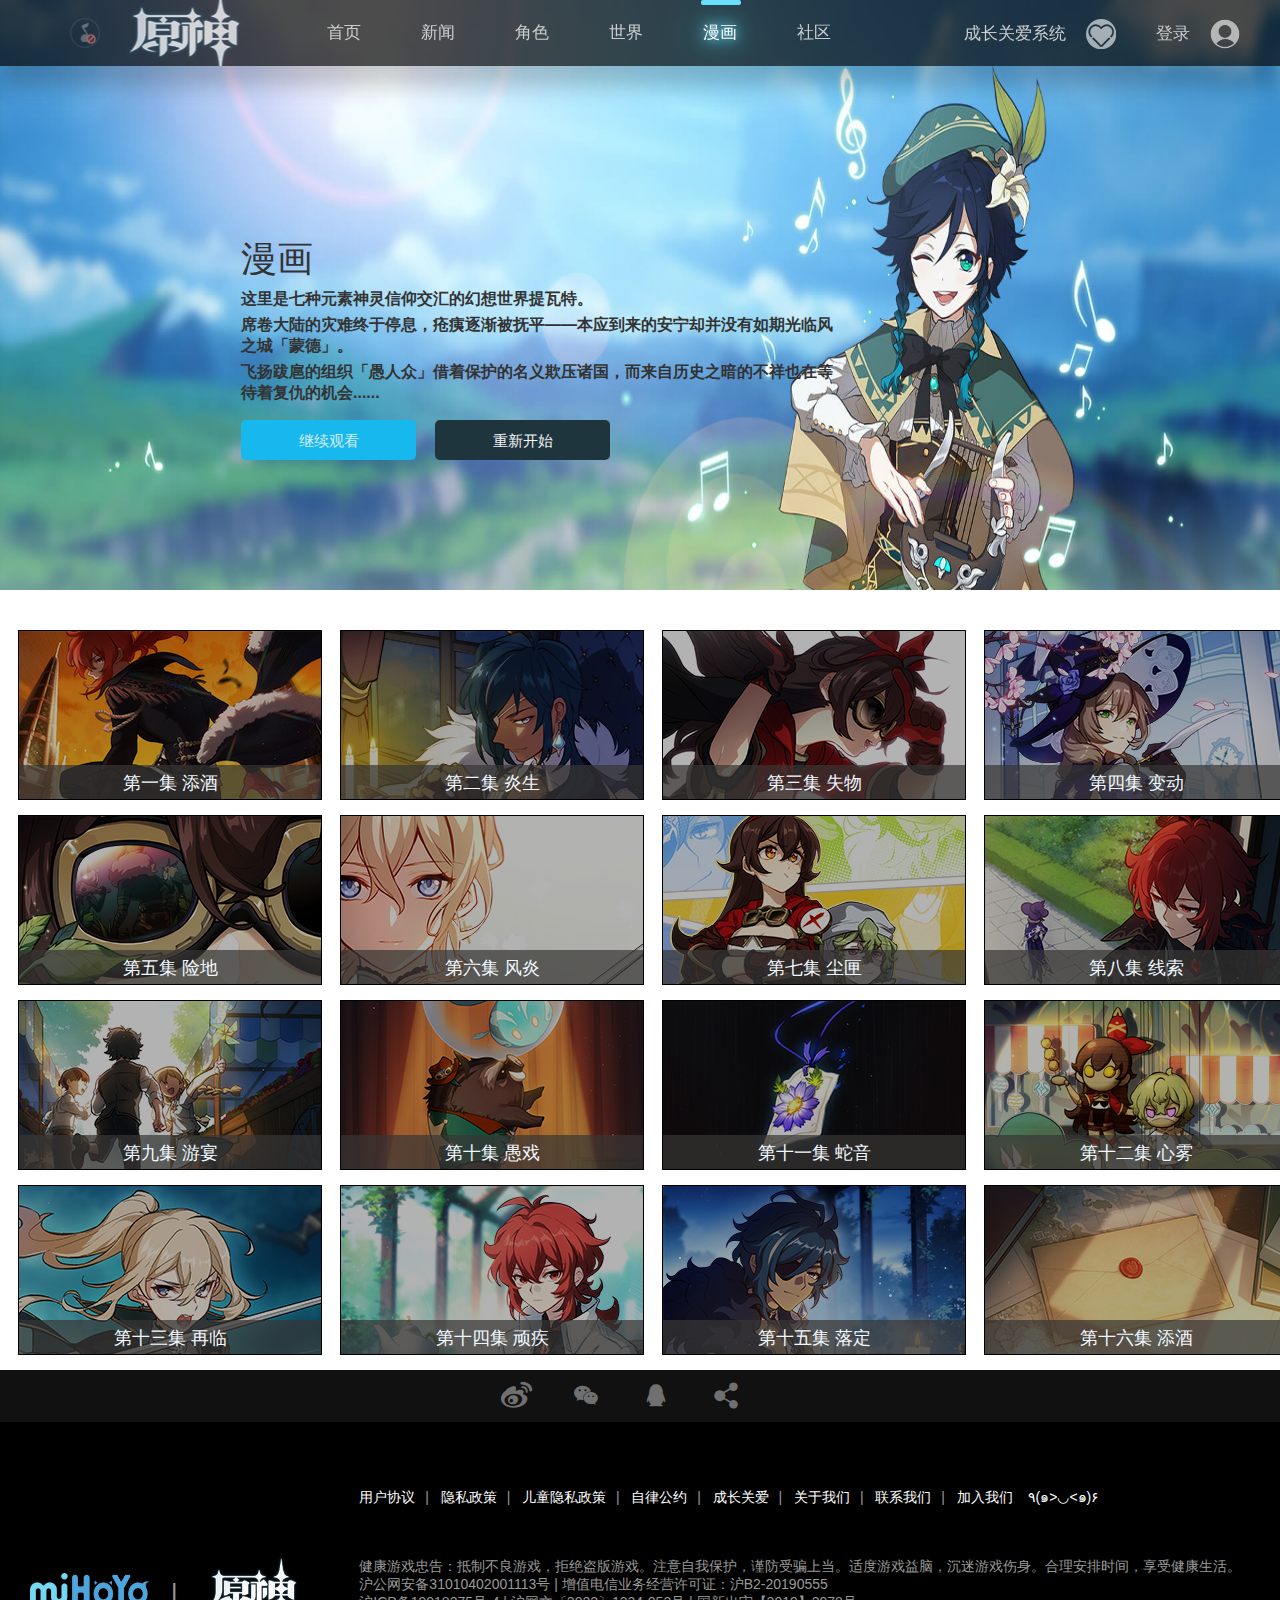
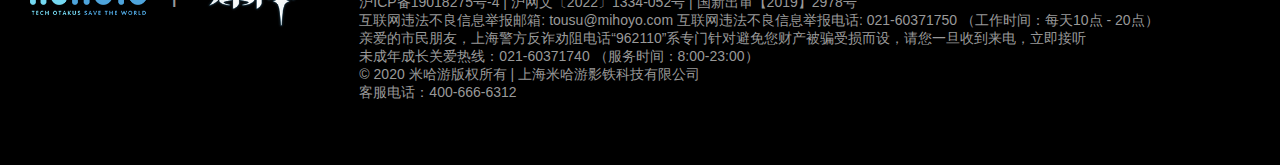
<file: cartoon.html>
<!DOCTYPE html>
<html lang="en">

<head>
    <meta charset="UTF-8">
    <meta http-equiv="X-UA-Compatible" content="IE=edge">
    <meta name="viewport" content="width=device-width, initial-scale=1.0">
    <title>Document</title>
    <link rel="stylesheet" href="./css/common.css">
    <link rel="stylesheet" href="./css/reset.css">
    <link rel="stylesheet" href="./css/cartoon.css">
    <link rel="stylesheet" href="./iconfont/iconfont.css">
</head>

<body>
    <!-- 头部 -->
    <header>
        <div class="head_logo">
            <a href="">
                <img src="./genshinImg/静音.png" alt="">
            </a>
            <div class="nav">
                <ul>
                    <li class="first"><a href="./index.html">首页</a></li>
                    <li class="sec"><a href="./news.html">新闻</a></li>
                    <li class="third"><a href="./role.html">角色</a></li>
                    <li class="four"><a href="./world.html">世界</a></li>
                    <li class="five"><a href="./cartoon.html">漫画</a></li>
                    <li class="six"><a href="https://www.miyoushe.com/ys/" target="_blank">社区</a></li>
                    <div class="nav-box"></div>
                </ul>
            </div>
        </div>
        <div class="head_right">
            <div><a href=""><span>成长关爱系统</span><img src="./genshinImg/关爱.png" alt=""></a></div>
            <div>
                <a href=""><span>登录</span><img src="./genshinImg/登录.png" alt=""></a>
            </div>
        </div>
    </header>

    <!-- 背景图片上半 -->
    <div class="an-bJ">
        <div class="dongman wd12">
            <div class="BIAO-TI">
                <p class="ponj">漫画</p>
                <p>这里是七种元素神灵信仰交汇的幻想世界提瓦特。</p>
                <p>席卷大陆的灾难终于停息，疮痍逐渐被抚平——本应到来的安宁却并没有如期光临风<br>之城「蒙德」。</p>
                <p>飞扬跋扈的组织「愚人众」借着保护的名义欺压诸国，而来自历史之暗的不祥也在等<br>待着复仇的机会......</p><br>
                <div class="AN-NI">
                    <button class="jixu"><a href="">继续观看</a>
                    </button>&nbsp;&nbsp;&nbsp;&nbsp;
                    <button id="btn2">重新开始</button>
                </div>
                
            </div>
        </div>

    </div>

    <!-- 中间部分 -->
    <div class="CLone wd12">
        <ul>
            <li class="oli">
                <a href="">
                    <img src="./漫画img/1.jpg" alt="">
                    <p>第一集 添酒</p>
                </a>
            </li>
            <li>
                <a href="###">
                    <img src="./漫画img/2.jpg" alt="">
                    <p>第二集 炎生</p>
                </a>
            </li>
            <li>
                <a href="###"><img src="./漫画img/3.jpg" alt="">
                    <p>第三集 失物</p>
                </a>
            </li>
            <li>
                <a href="###"><img src="./漫画img/4.jpg" alt="">
                    <p>第四集 变动</p>
                </a>
            </li>
            <li>
                <a href="###"><img src="./漫画img/5.jpg" alt="">
                    <p>第五集 险地</p>
                </a>
            </li>
            <li>
                <a href="###"><img src="./漫画img/6.jpg" alt="">
                    <p>第六集 风炎</p>
                </a>
            </li>
            <li>
                <a href="###"><img src="./漫画img/7.jpg" alt="">
                    <p>第七集 尘匣</p>
                </a>
            </li>
            <li>
                <a href="###"><img src="./漫画img/8.jpg" alt="">
                    <p>第八集 线索</p>
                </a>
            </li>
            <li>
                <a href="###"><img src="./漫画img/9.jpg" alt="">
                    <p>第九集 游宴</p>
                </a>
            </li>
            <li>
                <a href="###"><img src="./漫画img/10.jpg" alt="">
                    <p>第十集 愚戏</p>
                </a>
            </li>
            <li>
                <a href="###"><img src="./漫画img/11.jpg" alt="">
                    <p>第十一集 蛇音</p>
                </a>
            </li>
            <li>
                <a href="###"><img src="./漫画img/12.jpg" alt="">
                    <p>第十二集 心雾</p>
                </a>
            </li>
            <li>
                <a href="###">
                    <img src="./漫画img/13.jpg" alt="">
                    <p>第十三集 再临</p>
                </a>
            </li>
            <li>
                <a href="###">
                    <img src="./漫画img/14.jpg" alt="">
                    <p>第十四集 顽疾</p>
                </a>
            </li>
            <li>
                <a href="###">
                    <img src="./漫画img/15.jpg" alt="">
                    <p>第十五集 落定</p>
                </a>
            </li>
            <li>
                <a href="###"><img src="./漫画img/16.jpg" alt="">
                    <p>第十六集 添酒</p>
                </a>
            </li>
        </ul>
    </div>

    <!-- 分享 -->
    <div class="icon_nav">
        <ul>
            <li><a href=""><span class="iconfont icon-xinlangweibo"></span></a></li>
            <li><a href=""><span class="iconfont icon-weixin"></span></a></li>
            <li><a href=""><span class="iconfont icon-QQ"></span></a></li>
            <li class="lastfen">
                <a href=""><span class="iconfont icon-rizhi"></span></a>
                <div class="fenxiang">
                    <p>分享至</p>
                    <ul>
                        <li><a href=""><span class="iconfont icon-QQkongjian"></span></a></li>
                        <li><a href=""><span class="iconfont icon-qq"></span></a></li>
                        <li><a href=""><span class="iconfont icon-shejiaotubiao-06"></span></a></li>
                        <li><a href=""><span class="iconfont icon-iconfontzhizuobiaozhunbduan36"></span></a></li>
                    </ul>
                </div>
            </li>
        </ul>
    </div>

    <!-- 底部 -->
    <footer class="footer">
        <div class="footer-top wd12">
            <div class="footer-content">
                <div class="footer-logo">
                    <div style="display: flex;align-items:center;">
                        <img width="119.37px" height="42px" src="./genshinImg/mihayou.png" alt=""><span>|</span>
                        <h1><img class="game-logo" width="110px" height="80.54px" src="./genshinImg/yuanshen.png"
                                alt=""> </h1>
                    </div>
                    <div></div>
                </div>
                <div class="footer-info">
                    <div class="footer-link">
                        <div class="footer-protocol">
                            <div><a href="" class="protocol" target="_blank">用户协议</a>| &nbsp;&nbsp;<a href=""
                                    class="protocol" target="_blank">隐私政策</a>| &nbsp;&nbsp;<a href="" rel="nofollow"
                                    class="protocol" target="_blank">儿童隐私政策</a>| &nbsp;&nbsp;<a href="" rel="nofollow"
                                    class="protocol" target="_blank">自律公约</a>| &nbsp;&nbsp;<a class="protocol"
                                    rel="nofollow" href="" target="_blank">成长关爱</a>| &nbsp;&nbsp;<a href=""
                                    rel="nofollow" target="_blank" class="about-us protocol">关于我们</a>| &nbsp;&nbsp;<a
                                    href="" rel="nofollow" target="_blank" class="contract-us protocol">联系我们</a>|
                                &nbsp;&nbsp;<a href="" rel="nofollow" target="_blank"
                                    class="join-us protocol">加入我们</a><a href=""><span class="my-face"> ٩(๑>◡<๑)۶</a></div>
                        </div>
                    </div>
                    <div class="footer-advice">
                        <p class="advice-info">
                            健康游戏忠告：抵制不良游戏，拒绝盗版游戏。注意自我保护，谨防受骗上当。适度游戏益脑，沉迷游戏伤身。合理安排时间，享受健康生活。 </p>
                        <div class="inline-info">
                            <div class="shiling-info"> <span> </span> </div> <a href="" rel="nofollow"
                                class="footer-filing-item" target="_blank">
                                沪公网安备31010402001113号 </a> <span class="split-line"> | </span> <span
                                class="footer-filing-item">增值电信业务经营许可证：沪B2-20190555</span>
                        </div>
                    </div>
                    <div class="footer-filing">
                        <div class="footer-filing-content"> <a href="" rel="nofollow" target="_blank"
                                class="footer-filing-item">沪ICP备19018275号-4</a><span class="split-line"> |
                            </span> <span class="footer-filing-item">
                                沪网文〔2022〕1334-052号 </span><span class="split-line"> | </span> <span
                                class="footer-filing-item">国新出审【2019】2978号</span> </div>
                        <div class="footer-filing-tip"> <span> 互联网违法不良信息举报邮箱: tousu@mihoyo.com </span>
                            <span> 互联网违法不良信息举报电话: 021-60371750 （工作时间：每天10点 - 20点） </span>
                        </div>
                    </div>
                    <div class="footer-tip"> 亲爱的市民朋友，上海警方反诈劝阻电话“962110”系专门针对避免您财产被骗受损而设，请您一旦收到来电，立即接听 </div>

                    <div class="guanai-phone">未成年成长关爱热线：021-60371740 （服务时间：8:00-23:00）</div>
                    <div class="mihoyo-copyright">© 2020 米哈游版权所有 | 上海米哈游影铁科技有限公司</div>
                    <div class="complaint-phone">客服电话：400-666-6312</div>
                    <div class="footer-icon"> <a href="" rel="nofollow" target="_blank"
                            style="background-image:url('https://uploadstatic.mihoyo.com/bh3/upload/officialsites/201911/shiming_1575020038_4113.png');">
                        </a> <a href="" rel="nofollow" target="_blank"
                            style="background-image:url('https://uploadstatic.mihoyo.com/bh3/upload/officialsites/201911/jubao_1575020039_5071.png');">
                        </a> <a href="https://www.12377.cn/" rel="nofollow" target="_blank"
                            style="background-image:url('https://uploadstatic.mihoyo.com/bh3/upload/officialsites/202005/youhai_1589857356_1416.png');">
                        </a> <a href="" rel="nofollow" target="_blank"
                            style="background-image:url('https://uploadstatic.mihoyo.com/bh3/upload/officialsites/201911/culture_1575020039_5478.png');">
                        </a> <a href="javascript:void(0)" rel="nofollow"
                            style="background-image:url('https://uploadstatic.mihoyo.com/bh3/upload/officialsites/201911/e110_1575020039_7486.png');">
                        </a> <a href="" rel="nofollow" target="_blank"
                            style="background-image:url('https://uploadstatic.mihoyo.com/bh3/upload/officialsites/201911/zhizhao_1575020039_4362.png');">
                        </a> </div>
                </div>
            </div>
        </div>
    </footer>
</body>

</html>
</file>
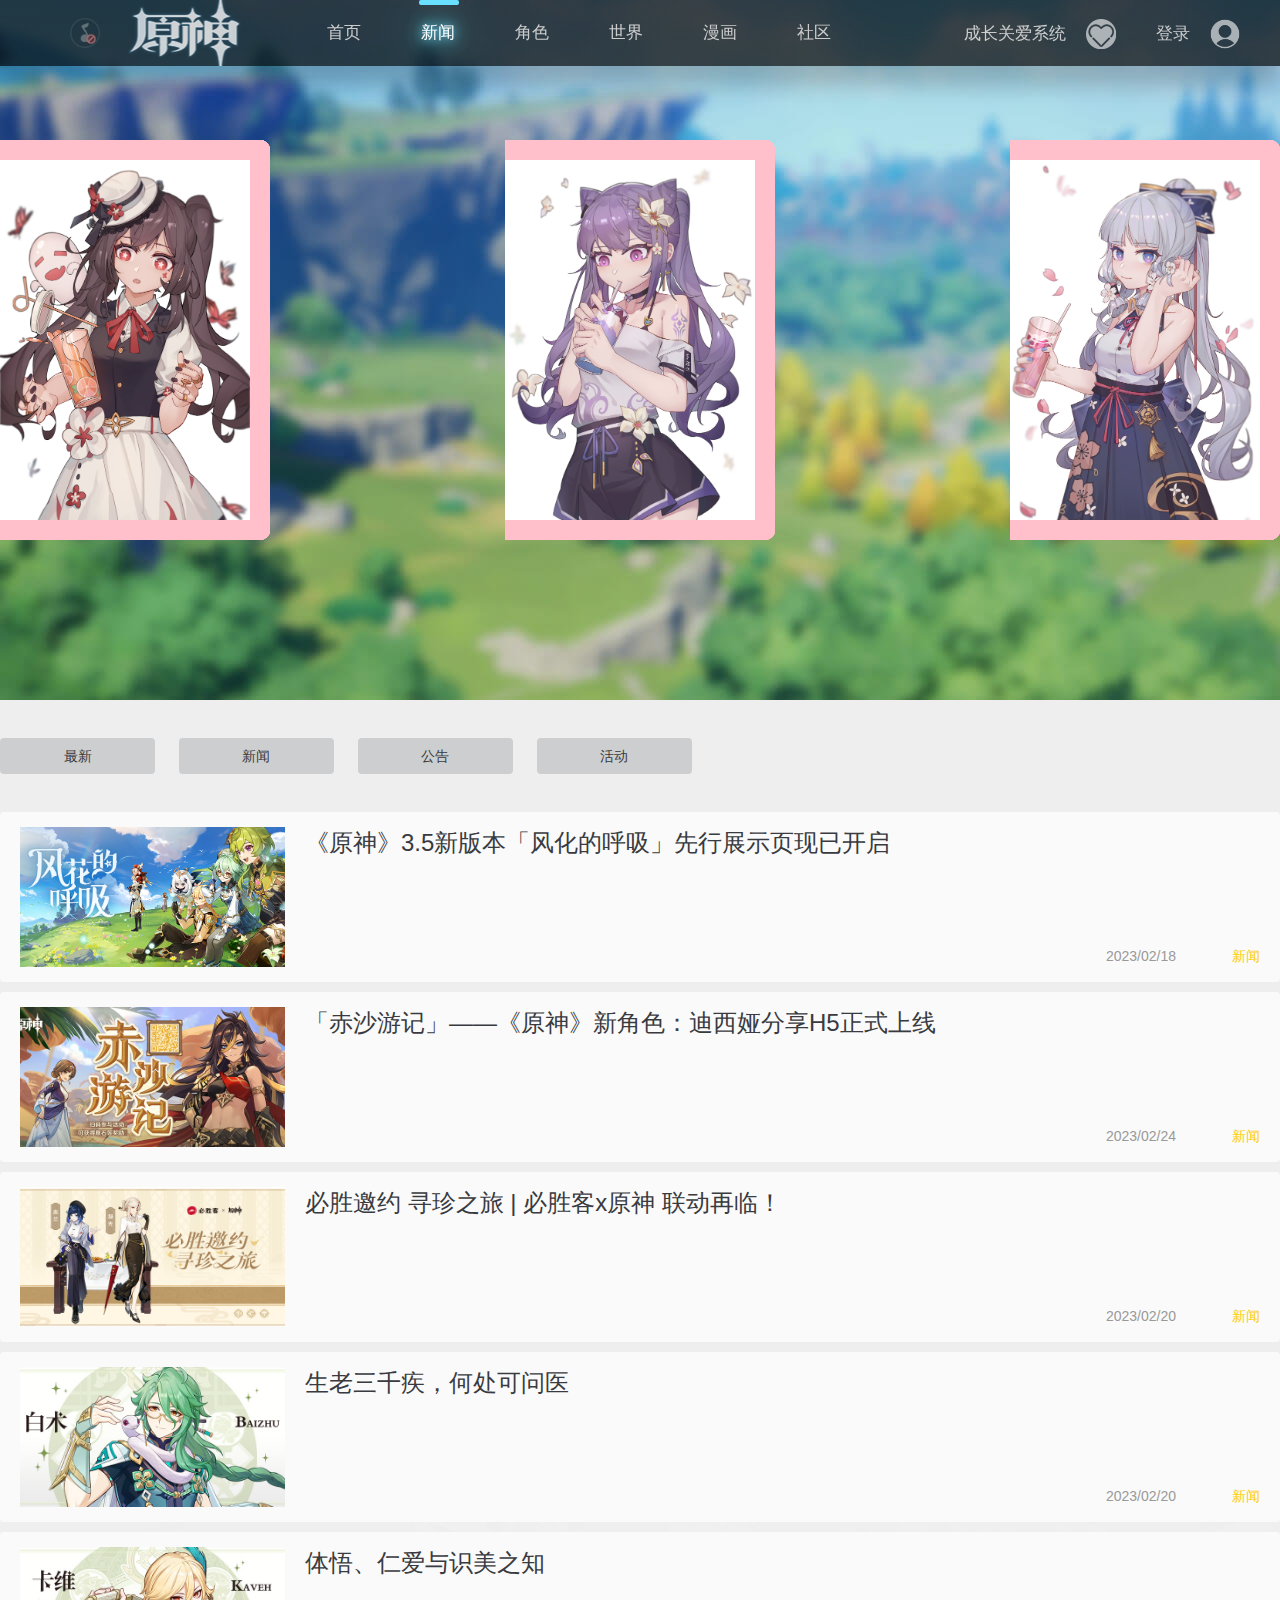
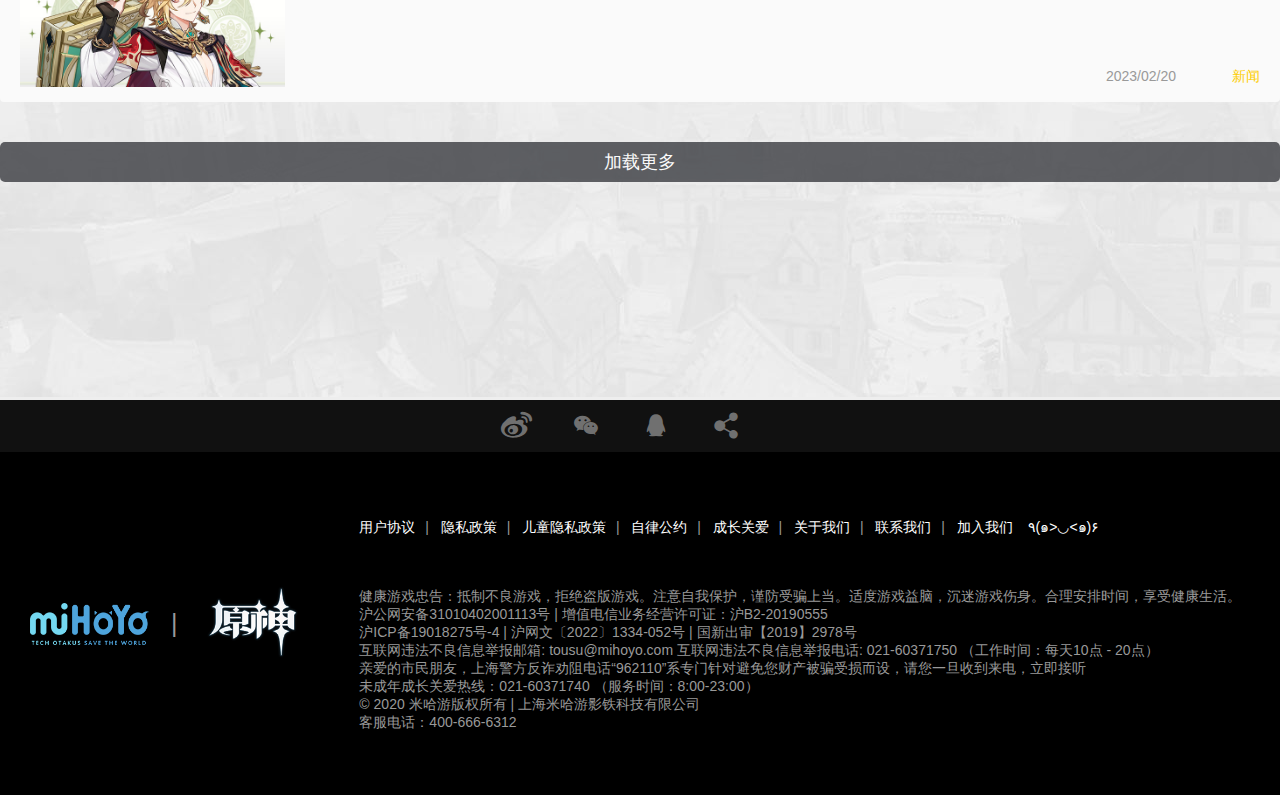
<file: news.html>
<!DOCTYPE html>
<html lang="en">
<head>
    <meta charset="UTF-8">
    <meta http-equiv="X-UA-Compatible" content="IE=edge">
    <meta name="viewport" content="width=device-width, initial-scale=1.0">
    <title>Document</title>
    <link rel="stylesheet" href="./css/reset.css">
    <link rel="stylesheet" href="./css/common.css">
    <link rel="stylesheet" href="./iconfont/iconfont.css">
    <link rel="stylesheet" href="./css/news.css">
</head>
<body>
    <div>
        <!-- 头部 -->
        <header>
            <div class="head_logo">
                <a href="">
                    <img src="./genshinImg/静音.png" alt="">
                </a>
                <div class="nav">
                    <ul>
                        <li class="first"><a href="./index.html">首页</a></li>
                        <li class="sec"><a href="./news.html">新闻</a></li>
                        <li class="third"><a href="./role.html">角色</a></li>
                        <li class="four"><a href="./world.html">世界</a></li>
                        <li class="five"><a href="./cartoon.html">漫画</a></li>
                        <li class="six"><a href="https://www.miyoushe.com/ys/" target="_blank">社区</a></li>
                        <div class="nav-box"></div>
                    </ul>
                </div>
            </div>
            <div class="head_right">
                <div><a href=""><span>成长关爱系统</span><img src="./genshinImg/关爱.png" alt=""></a></div>
                <div>
                    <a href=""><span>登录</span><img src="./genshinImg/登录.png" alt=""></a>
                </div>
            </div>
        </header>
        <!-- 中部背景图区域 -->
        <div class="content_news">
            <div class="news_title wd12">
                <div class="a">
                    <div class="b" style="--i:2;background-image: url(./翻页img/7.jpg);"></div>
                    <div class="c" style="--i:4;--s:1;background-image: url(./翻页img/2.jpg);"></div>
                    <div class="d" style="--i:3;--s:2;background-image: url(./翻页img/3.jpg);"></div>
                    <div class="e" style="--i:2;--s:3;background-image: url(./翻页img/4.jpg);"></div>
                    <div class="f" style="--i:1;--s:4;background-image: url(./翻页img/5.jpg);"></div>
                </div>
                <div class="a">
                    <div class="b" style="--i:2;background-image: url(./翻页img/3.jpg);"></div>
                    <div class="c" style="--i:4;--s:1;background-image: url(./翻页img/4.jpg);"></div>
                    <div class="d" style="--i:3;--s:2;background-image: url(./翻页img/2.jpg);"></div>
                    <div class="e" style="--i:2;--s:3;background-image: url(./翻页img/7.jpg);"></div>
                    <div class="f" style="--i:1;--s:4;background-image: url(./翻页img/5.jpg);"></div>
                </div>
                <div class="a">
                    <div class="b" style="--i:2;background-image: url(./翻页img/7.jpg);"></div>
                    <div class="c" style="--i:4;--s:1;background-image: url(./翻页img/5.jpg);"></div>
                    <div class="d" style="--i:3;--s:2;background-image: url(./翻页img/2.jpg);"></div>
                    <div class="e" style="--i:2;--s:3;background-image: url(./翻页img/4.jpg);"></div>
                    <div class="f" style="--i:1;--s:4;background-image: url(./翻页img/3.jpg);"></div>
                </div>
            </div>
        </div>

        <!-- 新闻列表区域 -->
        <div class="news_body">
            <div class="newslist_all wd12">
                <!-- 标题 -->
                <ul>
                    <li><a>最新</a></li>
                    <li><a>新闻</a></li>
                    <li><a>公告</a></li>
                    <li><a>活动</a></li>
                </ul>
                <!-- 最新 -->
                <ul class="news">
                    <li class="news__item news__tag-2">
                        <a class="news__title news__content ellipsis">
                            <img class="coverFit" src="./newsImg/风花.jpg">
                            <div class="news__info">
                                <h3 class="ellipsis">《原神》3.5新版本「风化的呼吸」先行展示页现已开启</h3>
                                <p class="news__summary"></p>
                            </div>
                        </a>
                        <div class="news__meta">
                            <div class="news__date">2023/02/18</div>
                            <a class="news__category news__cate-2">新闻</a>
                        </div>
                    </li>
                    <li class="news__item news__tag-2">
                        <a class="news__title news__content ellipsis">
                            <img class="coverFit" src="./newsImg/赤沙.png">
                            <div class="news__info">
                                <h3 class="ellipsis">「赤沙游记」——《原神》新角色：迪西娅分享H5正式上线</h3>
                                <p class="news__summary"></p>
                            </div>
                        </a>
                        <div class="news__meta">
                            <div class="news__date">2023/02/24</div>
                            <a class="news__category news__cate-2">新闻</a>
                        </div>
                    </li>
                    <li class="news__item news__tag-2">
                        <a class="news__title news__content ellipsis">
                            <img class="coverFit" src="./newsImg/必胜客.png">
                            <div class="news__info">
                                <h3 class="ellipsis">必胜邀约 寻珍之旅 | 必胜客x原神 联动再临！</h3>
                                <p class="news__summary"></p>
                            </div>
                        </a>
                        <div class="news__meta">
                            <div class="news__date">2023/02/20</div>
                            <a class="news__category news__cate-2">新闻</a>
                        </div>
                    </li>
                    <li class="news__item news__tag-2">
                        <a class="news__title news__content ellipsis">
                            <img class="coverFit" src="./newsImg/白术.jpg">
                            <div class="news__info">
                                <h3 class="ellipsis">生老三千疾，何处可问医</h3>
                                <p class="news__summary"></p>
                            </div>
                        </a>
                        <div class="news__meta">
                            <div class="news__date">2023/02/20</div>
                            <a class="news__category news__cate-2">新闻</a>
                        </div>
                    </li>
                    <li class="news__item news__tag-2">
                        <a class="news__title news__content ellipsis">
                            <img class="coverFit" src="./newsImg/卡维.jpg">
                            <div class="news__info">
                                <h3 class="ellipsis">体悟、仁爱与识美之知</h3>
                                <p class="news__summary"></p>
                            </div>
                        </a>
                        <div class="news__meta">
                            <div class="news__date">2023/02/20</div>
                            <a class="news__category news__cate-2">新闻</a>
                        </div>
                    </li>
                </ul>
                <div class="news_more"><a href=""><button class="more">加载更多</button></a></div>
            </div>
            <div class="last_img">
                <img src="./newsImg/新闻背景图2.jpg" alt="">
            </div>
        </div>
        
        <!-- 分享 -->
        <div class="icon_nav">
            <ul>
                <li><a href=""><span class="iconfont icon-xinlangweibo"></span></a></li>
                <li><a href=""><span class="iconfont icon-weixin"></span></a></li>
                <li><a href=""><span class="iconfont icon-QQ"></span></a></li>
                <li class="lastfen">
                    <a href=""><span class="iconfont icon-rizhi"></span></a>
                    <div class="fenxiang">
                        <p>分享至</p>
                        <ul>
                            <li><a href=""><span class="iconfont icon-QQkongjian"></span></a></li>
                            <li><a href=""><span class="iconfont icon-qq"></span></a></li>
                            <li><a href=""><span class="iconfont icon-shejiaotubiao-06"></span></a></li>
                            <li><a href=""><span class="iconfont icon-iconfontzhizuobiaozhunbduan36"></span></a></li>
                        </ul>
                    </div>
                </li>
            </ul>
        </div>
        <!-- 底部 -->
        <footer class="footer">
            <div class="footer-top wd12">  
                <div class="footer-content">
                    <div class="footer-logo">
                        <div style="display: flex;align-items:center;">
                            <img width="119.37px" height="42px" src="./genshinImg/mihayou.png" alt=""><span>|</span>
                            <h1><img class="game-logo" width="110px" height="80.54px" src="./genshinImg/yuanshen.png" alt=""> </h1>
                        </div>
                        <div></div>
                    </div>
                    <div class="footer-info">
                        <div class="footer-link">
                            <div class="footer-protocol">
                                <div><a href="" class="protocol" target="_blank">用户协议</a>| &nbsp;&nbsp;<a href=""
                                        class="protocol" target="_blank">隐私政策</a>| &nbsp;&nbsp;<a href="" rel="nofollow"
                                        class="protocol" target="_blank">儿童隐私政策</a>| &nbsp;&nbsp;<a href="" rel="nofollow"
                                        class="protocol" target="_blank">自律公约</a>| &nbsp;&nbsp;<a class="protocol"
                                        rel="nofollow" href="" target="_blank">成长关爱</a>| &nbsp;&nbsp;<a href=""
                                        rel="nofollow" target="_blank" class="about-us protocol">关于我们</a>| &nbsp;&nbsp;<a
                                        href="" rel="nofollow" target="_blank"
                                        class="contract-us protocol">联系我们</a>| &nbsp;&nbsp;<a href="" rel="nofollow"
                                        target="_blank" class="join-us protocol">加入我们</a><a href=""><span class="my-face"> ٩(๑>◡<๑)۶</span></a></div>
                            </div>
                        </div>
                        <div class="footer-advice">
                            <p class="advice-info">
                                健康游戏忠告：抵制不良游戏，拒绝盗版游戏。注意自我保护，谨防受骗上当。适度游戏益脑，沉迷游戏伤身。合理安排时间，享受健康生活。 </p>
                            <div class="inline-info">
                                <div class="shiling-info"> <span> </span> </div> <a href="" rel="nofollow"
                                    class="footer-filing-item" target="_blank">
                                    沪公网安备31010402001113号 </a> <span class="split-line"> | </span> <span
                                    class="footer-filing-item">增值电信业务经营许可证：沪B2-20190555</span>
                            </div>
                        </div>
                        <div class="footer-filing">
                            <div class="footer-filing-content"> <a href="" rel="nofollow" target="_blank"
                                    class="footer-filing-item">沪ICP备19018275号-4</a><span class="split-line"> |
                                </span> <span class="footer-filing-item">
                                    沪网文〔2022〕1334-052号 </span><span class="split-line"> | </span> <span
                                    class="footer-filing-item">国新出审【2019】2978号</span> </div>
                            <div class="footer-filing-tip"> <span> 互联网违法不良信息举报邮箱: tousu@mihoyo.com </span>
                                <span> 互联网违法不良信息举报电话: 021-60371750 （工作时间：每天10点 - 20点） </span>
                            </div>
                        </div>
                        <div class="footer-tip"> 亲爱的市民朋友，上海警方反诈劝阻电话“962110”系专门针对避免您财产被骗受损而设，请您一旦收到来电，立即接听 </div>

                        <div class="guanai-phone">未成年成长关爱热线：021-60371740 （服务时间：8:00-23:00）</div>
                        <div class="mihoyo-copyright">© 2020 米哈游版权所有 | 上海米哈游影铁科技有限公司</div>
                        <div class="complaint-phone">客服电话：400-666-6312</div>
                        <div class="footer-icon"> <a href="" rel="nofollow" target="_blank"
                                style="background-image:url('https://uploadstatic.mihoyo.com/bh3/upload/officialsites/201911/shiming_1575020038_4113.png');">
                            </a> <a href="" rel="nofollow" target="_blank"
                                style="background-image:url('https://uploadstatic.mihoyo.com/bh3/upload/officialsites/201911/jubao_1575020039_5071.png');">
                            </a> <a href="https://www.12377.cn/" rel="nofollow" target="_blank"
                                style="background-image:url('https://uploadstatic.mihoyo.com/bh3/upload/officialsites/202005/youhai_1589857356_1416.png');">
                            </a> <a href="" rel="nofollow" target="_blank"
                                style="background-image:url('https://uploadstatic.mihoyo.com/bh3/upload/officialsites/201911/culture_1575020039_5478.png');">
                            </a> <a href="javascript:void(0)" rel="nofollow"
                                style="background-image:url('https://uploadstatic.mihoyo.com/bh3/upload/officialsites/201911/e110_1575020039_7486.png');">
                            </a> <a href="" rel="nofollow" target="_blank"
                                style="background-image:url('https://uploadstatic.mihoyo.com/bh3/upload/officialsites/201911/zhizhao_1575020039_4362.png');">
                            </a> </div>
                    </div>
                </div>
            </div>
        </footer>
    </div>
</body>
</html>
</file>
<file: css/common.css>
/* 头部 */
header {
    width: 100%;
    height: 66px;
    background-color: rgba(0, 0, 0, .7);
    min-width: 1200px;
    display: flex;
    justify-content: space-between;
    box-shadow: 0 20px 20px rgb(0 0 0 / 20%);
}

.head_logo,
.nav,
.head_right {
    display: flex;
    line-height: 66px;
}

header a {
    color: #ccc;
    font-size: 17px;
}

.nav {
    width: 600px;
    height: 66px;
    position: relative;
    right: 50px;
}

.nav ul {
    width: 100%;
    height: 100%;
    display: flex;
    align-items: center;
}

.nav ul .nav-box {
    position: absolute;
    top: 0;
    left: 28px;
    width: 40px;
    height: 5px;
    border-radius: 2px;
    transition: .5s;
}

.nav ul li {
    width: 94px;
    text-align: center;
}

.nav ul li a {
    display: block;
    width: 100%;
    height: 100%;
    line-height: 70px;
}

.nav-box {
    left: 28px;
    background-color: rgb(105, 224, 255);
}

.nav ul li:nth-child(2):hover~.nav-box {
    left: 122px;
    background-color: rgb(105, 224, 255);
}

.nav ul li:nth-child(3):hover~.nav-box {
    left: 216px;
    background-color: rgb(105, 224, 255);
}

.nav ul li:nth-child(4):hover~.nav-box {
    left: 310px;
    background-color: rgb(105, 224, 255);
}

.nav ul li:nth-child(5):hover~.nav-box {
    left: 404px;
    background-color: rgb(105, 224, 255);
}

.nav ul li:nth-child(6):hover~.nav-box {
    left: 498px;
    background-color: rgb(105, 224, 255);
}

.first a {
    color: white;
    text-shadow: 0 0 10px #69e0ff, 0 0 20px #69e0ff, 0 0 40px #69e0ff;
}

.nav ul li:hover a {
    color: white;
    text-shadow: 0 0 10px #69e0ff, 0 0 20px #69e0ff, 0 0 40px #69e0ff;
}

.nav ul li:nth-child(2):hover~.first>a {
    color: #ccc !important;
    text-shadow: 0 !important;
}


.head_logo>a {
    display: flex;
    width: 317px;
    height: 66px;
    align-items: center;
    background: url(../genshinImg/导航logo.png) center no-repeat;
}

.head_logo a img {
    width: 30px;
    height: 30px;
    margin-left: 40px;
}

.head_logo {
    margin-left: 30px;
}

.head_right div {
    margin-right: 40px;
}

.head_right span {
    vertical-align: middle;
    margin-right: 20px;
}

.head_right img {
    vertical-align: middle;
    opacity: 0.6;
}

.head_right a:hover {
    color: #fff;
}

.head_logo img {
    opacity: 0.6;
}

.head_right a:hover img,
.head_logo a:hover img {
    opacity: 1;
}

.head_right div:first-child {
    width: 152px;
}

.head_right div:last-child {
    width: 84px;
}

header {
    position: fixed;
    top: 0;
    left: 0;
    z-index: 99999;
}
img{
    transition: all .3s;
}



/* 底部分享 */
.icon_nav {
    width: 100%;
    height: 52px;
    margin-top: 260px;
    background-color: #111111;
    margin: 0 auto;
    line-height: 52px;
}

.icon_nav ul {
    width: 100%;
    height: 52px;
    margin-top: 260px;
    text-align: center;
    display: flex;
    justify-content: center;
    align-items: center;
}

.icon_nav ul li {
    width: 32px;
    height: 32px;
    line-height: 32px;
    margin-right: 38px;
}

.icon_nav ul span {
    font-size: 28px;
    color: #707070;
}

.icon_nav ul li:hover span {
    color: white;
}

.lastfen{
    position: relative;
}
.icon_nav .lastfen ul{
    margin: 0;
    display: flex;
    justify-content: space-around;
}
.icon_nav .lastfen ul li{
    text-align: center;
    margin: 0;
}

.icon_nav .lastfen .fenxiang ul li:first-child a span{
    color: yellow;
    font-size: 30px;
}
.icon_nav .lastfen .fenxiang ul li:nth-child(2) a span{
    color: blueviolet;
}
.icon_nav .lastfen .fenxiang ul li:nth-child(3) a span{
    color: yellowgreen;
    font-size: 30px;
}
.icon_nav .lastfen .fenxiang ul li:nth-child(4) a span{
    color: slategray;
}

.icon_nav .lastfen .fenxiang{
    width: 300px;
    background-color: rgba(255,255,255, .8);
    height: 0px;
    overflow: hidden;
    transition: height 0.3s;
    box-shadow: 0 10px 20px rgb(0 0 0 / 10%);
    position: absolute;
    top: 52px;
    right: 0;
    z-index: 99999;
}
.icon_nav .lastfen:hover .fenxiang{
    height: 100px;
}
.icon_nav .lastfen .fenxiang p{
    color: white;
    font-size: 20px;
}




/* 底部 */
.footer {
    width: 100%;
    background-color: #000000;
    color: #999;
}

.footer a {
    color: #999;
}

.footer-content {
    height: 343px;
    display: flex;
    align-items: center;
    padding: 30px;
}

.footer-link {
    margin-bottom: 50px;
}

.footer .footer-link a {
    margin-right: 10px;
    color: white;
}

.footer .footer-link a:hover {
    color: red;
}

.footer-logo {
    margin-right: 50px;
}

.footer-logo span {
    text-align: center;
    width: 50px;
    font-size: 25px;
    font-weight: 200;
}


.icon_nav,
.icon_nav ul,
.icon_nav ul li {
    margin-top: 0;
}



/* 跳动的笑脸 */
.my-face {
    animation: my-face 5s infinite ease-in-out;
    display: inline-block;
    margin: 0 5px;
}

@-webkit-keyframes my-face {

    2%,
    24%,
    80% {
        -webkit-transform: translate(0, 1.5px) rotate(1.5deg);
        transform: translate(0, 1.5px) rotate(1.5deg)
    }

    4%,
    68%,
    98% {
        -webkit-transform: translate(0, -1.5px) rotate(-.5deg);
        transform: translate(0, -1.5px) rotate(-.5deg)
    }

    38%,
    6% {
        -webkit-transform: translate(0, 1.5px) rotate(-1.5deg);
        transform: translate(0, 1.5px) rotate(-1.5deg)
    }

    8%,
    86% {
        -webkit-transform: translate(0, -1.5px) rotate(-1.5deg);
        transform: translate(0, -1.5px) rotate(-1.5deg)
    }

    10%,
    72% {
        -webkit-transform: translate(0, 2.5px) rotate(1.5deg);
        transform: translate(0, 2.5px) rotate(1.5deg)
    }

    12%,
    64%,
    78%,
    96% {
        -webkit-transform: translate(0, -.5px) rotate(1.5deg);
        transform: translate(0, -.5px) rotate(1.5deg)
    }

    14%,
    54% {
        -webkit-transform: translate(0, -1.5px) rotate(1.5deg);
        transform: translate(0, -1.5px) rotate(1.5deg)
    }

    16% {
        -webkit-transform: translate(0, -.5px) rotate(-1.5deg);
        transform: translate(0, -.5px) rotate(-1.5deg)
    }

    18%,
    22% {
        -webkit-transform: translate(0, .5px) rotate(-1.5deg);
        transform: translate(0, .5px) rotate(-1.5deg)
    }

    20%,
    36%,
    46% {
        -webkit-transform: translate(0, -1.5px) rotate(2.5deg);
        transform: translate(0, -1.5px) rotate(2.5deg)
    }

    26%,
    50% {
        -webkit-transform: translate(0, .5px) rotate(.5deg);
        transform: translate(0, .5px) rotate(.5deg)
    }

    28% {
        -webkit-transform: translate(0, .5px) rotate(1.5deg);
        transform: translate(0, .5px) rotate(1.5deg)
    }

    30%,
    40%,
    62%,
    76%,
    88% {
        -webkit-transform: translate(0, -.5px) rotate(2.5deg);
        transform: translate(0, -.5px) rotate(2.5deg)
    }

    32%,
    34%,
    66% {
        -webkit-transform: translate(0, 1.5px) rotate(-.5deg);
        transform: translate(0, 1.5px) rotate(-.5deg)
    }

    42% {
        -webkit-transform: translate(0, 2.5px) rotate(-1.5deg);
        transform: translate(0, 2.5px) rotate(-1.5deg)
    }

    44%,
    70% {
        -webkit-transform: translate(0, 1.5px) rotate(.5deg);
        transform: translate(0, 1.5px) rotate(.5deg)
    }

    48%,
    74%,
    82% {
        -webkit-transform: translate(0, -.5px) rotate(.5deg);
        transform: translate(0, -.5px) rotate(.5deg)
    }

    52%,
    56%,
    60% {
        -webkit-transform: translate(0, 2.5px) rotate(2.5deg);
        transform: translate(0, 2.5px) rotate(2.5deg)
    }

    58% {
        -webkit-transform: translate(0, .5px) rotate(2.5deg);
        transform: translate(0, .5px) rotate(2.5deg)
    }

    84% {
        -webkit-transform: translate(0, 1.5px) rotate(2.5deg);
        transform: translate(0, 1.5px) rotate(2.5deg)
    }

    90% {
        -webkit-transform: translate(0, 2.5px) rotate(-.5deg);
        transform: translate(0, 2.5px) rotate(-.5deg)
    }

    92% {
        -webkit-transform: translate(0, .5px) rotate(-.5deg);
        transform: translate(0, .5px) rotate(-.5deg)
    }

    94% {
        -webkit-transform: translate(0, 2.5px) rotate(.5deg);
        transform: translate(0, 2.5px) rotate(.5deg)
    }

    0%,
    100% {
        -webkit-transform: translate(0, 0) rotate(0);
        transform: translate(0, 0) rotate(0)
    }
}

@keyframes my-face {

    2%,
    24%,
    80% {
        -webkit-transform: translate(0, 1.5px) rotate(1.5deg);
        transform: translate(0, 1.5px) rotate(1.5deg)
    }

    4%,
    68%,
    98% {
        -webkit-transform: translate(0, -1.5px) rotate(-.5deg);
        transform: translate(0, -1.5px) rotate(-.5deg)
    }

    38%,
    6% {
        -webkit-transform: translate(0, 1.5px) rotate(-1.5deg);
        transform: translate(0, 1.5px) rotate(-1.5deg)
    }

    8%,
    86% {
        -webkit-transform: translate(0, -1.5px) rotate(-1.5deg);
        transform: translate(0, -1.5px) rotate(-1.5deg)
    }

    10%,
    72% {
        -webkit-transform: translate(0, 2.5px) rotate(1.5deg);
        transform: translate(0, 2.5px) rotate(1.5deg)
    }

    12%,
    64%,
    78%,
    96% {
        -webkit-transform: translate(0, -.5px) rotate(1.5deg);
        transform: translate(0, -.5px) rotate(1.5deg)
    }

    14%,
    54% {
        -webkit-transform: translate(0, -1.5px) rotate(1.5deg);
        transform: translate(0, -1.5px) rotate(1.5deg)
    }

    16% {
        -webkit-transform: translate(0, -.5px) rotate(-1.5deg);
        transform: translate(0, -.5px) rotate(-1.5deg)
    }

    18%,
    22% {
        -webkit-transform: translate(0, .5px) rotate(-1.5deg);
        transform: translate(0, .5px) rotate(-1.5deg)
    }

    20%,
    36%,
    46% {
        -webkit-transform: translate(0, -1.5px) rotate(2.5deg);
        transform: translate(0, -1.5px) rotate(2.5deg)
    }

    26%,
    50% {
        -webkit-transform: translate(0, .5px) rotate(.5deg);
        transform: translate(0, .5px) rotate(.5deg)
    }

    28% {
        -webkit-transform: translate(0, .5px) rotate(1.5deg);
        transform: translate(0, .5px) rotate(1.5deg)
    }

    30%,
    40%,
    62%,
    76%,
    88% {
        -webkit-transform: translate(0, -.5px) rotate(2.5deg);
        transform: translate(0, -.5px) rotate(2.5deg)
    }

    32%,
    34%,
    66% {
        -webkit-transform: translate(0, 1.5px) rotate(-.5deg);
        transform: translate(0, 1.5px) rotate(-.5deg)
    }

    42% {
        -webkit-transform: translate(0, 2.5px) rotate(-1.5deg);
        transform: translate(0, 2.5px) rotate(-1.5deg)
    }

    44%,
    70% {
        -webkit-transform: translate(0, 1.5px) rotate(.5deg);
        transform: translate(0, 1.5px) rotate(.5deg)
    }

    48%,
    74%,
    82% {
        -webkit-transform: translate(0, -.5px) rotate(.5deg);
        transform: translate(0, -.5px) rotate(.5deg)
    }

    52%,
    56%,
    60% {
        -webkit-transform: translate(0, 2.5px) rotate(2.5deg);
        transform: translate(0, 2.5px) rotate(2.5deg)
    }

    58% {
        -webkit-transform: translate(0, .5px) rotate(2.5deg);
        transform: translate(0, .5px) rotate(2.5deg)
    }

    84% {
        -webkit-transform: translate(0, 1.5px) rotate(2.5deg);
        transform: translate(0, 1.5px) rotate(2.5deg)
    }

    90% {
        -webkit-transform: translate(0, 2.5px) rotate(-.5deg);
        transform: translate(0, 2.5px) rotate(-.5deg)
    }

    92% {
        -webkit-transform: translate(0, .5px) rotate(-.5deg);
        transform: translate(0, .5px) rotate(-.5deg)
    }

    94% {
        -webkit-transform: translate(0, 2.5px) rotate(.5deg);
        transform: translate(0, 2.5px) rotate(.5deg)
    }

    0%,
    100% {
        -webkit-transform: translate(0, 0) rotate(0);
        transform: translate(0, 0) rotate(0)
    }
}
</file>
<file: css/cartoon.css>
/* 修改头部导航样式 */
.nav ul .nav-box {
    left: 404px;
    background-color: rgb(105, 224, 255);
}

.nav ul li:nth-child(1):hover~.nav-box {
    left: 28px;
    background-color: rgb(105, 224, 255);
}

.first a {
    color: #ccc;
    text-shadow: none;
}

.five a {
    color: white;
    text-shadow: 0 0 10px #69e0ff, 0 0 20px #69e0ff, 0 0 40px #69e0ff;
}
header{
    display: flex;
}



.an-bJ{
    width: 100%;
    height: 590px;
    background: transparent url(../漫画img/温迪.jpg) no-repeat 0 0;
    background-size: 100% 100%;
    visibility: visible;
}


.BIAO-TI {
    width: 688px;
    height: 315px;
    position: absolute;
    top: 230px;
    left: 200px;
}
.BIAO-TI p {
    padding-top: 5px;
    font-weight: bold;
    margin-left: 41px;
    font-size: 16px;
}
.BIAO-TI .ponj {
    font-size: 36px;
    font-weight: normal;
}


.AN-NI {
    margin-left: 41px;
}

.AN-NI button {
    width: 175px;
    background-color: #17B8ED;
    border: 0 solid;
    border-radius: 5px;
    height: 40px;
}

.AN-NI button a {
    width: 175px;
    display: block;
    line-height: 35px;
    color: rgba(247, 247, 247, 0.842);
    font-size: 15px;
}

.AN-NI #btn2 {
    background-color: #1F353D;
}


.AN-NI button:hover {
    opacity: 0.75;
    transition: all 0.5s 0s ease;
    border-radius: 15px;
    background-color: rgb(57, 184, 238);
}

button a:active {
    color: rgb(236, 168, 67);
    font-weight: 700px;
    font-size: 16px;
}

.BIAO-TI:hover {
    opacity: 0.75;
    transition: all 0.5s 0s ease;
    border-radius: 46px;
    background: #C0E0E4;
    box-shadow: 23px 23px 46px #f3f3f3, -23px -23px 46px #daffff;
}



#btn2 {
    height: 40px;
    width: 175px;
    background-color: #17B8ED;
    border: 0 solid;
    border-radius: 5px;
    color: #f3f3f3;
    font-size: 15px;
    cursor: pointer;
}

#btn2:hover {
    opacity: 0.75;
    transition: all 0.5s 0s ease;
    border-radius: 15px;
    background-color: rgb(57, 184, 238);
}


.CLone{
    overflow: hidden;
    background-color: rgb(#FCFCFC);
}

.CLone ul li {
    list-style: none;
    width: 304px;
    height: 170px;
    float: left;
    margin-left: 18px;
    border: solid 1px black;
    margin-bottom: 15px;
}


.CLone ul li{
    position: relative;
    overflow: hidden;
}

.CLone a p {
    position: absolute;
    bottom: -2px;
    font-size: 18px;
    color: aliceblue;
    width: 304px;
    height: 36px;
    background-color: rgba(56, 54, 53, 0.7);
    line-height: 36px;
    text-align: center;
}

.CLone {
    width: 1300px;
    margin: 0 auto;
    padding-top: 40px;
}

.CLone ul li img{
    filter: brightness(0.7);
}

.CLone ul li:hover img{
    transform: scale(1.2);
    filter: brightness(1);
    transition:all .5s linear;
}
</file>
<file: iconfont/iconfont.css>
@font-face {
  font-family: "iconfont"; /* Project id 3916297 */
  src: url('iconfont.woff2?t=1677299803819') format('woff2'),
       url('iconfont.woff?t=1677299803819') format('woff'),
       url('iconfont.ttf?t=1677299803819') format('truetype');
}

.iconfont {
  font-family: "iconfont" !important;
  font-size: 16px;
  font-style: normal;
  -webkit-font-smoothing: antialiased;
  -moz-osx-font-smoothing: grayscale;
}

.icon-24gf-play:before {
  content: "\ea82";
}

.icon-xinlangweibo:before {
  content: "\e600";
}

.icon-weixin:before {
  content: "\e601";
}

.icon-iconfontzhizuobiaozhunbduan36:before {
  content: "\e6e9";
}

.icon-weibo:before {
  content: "\e67a";
}

.icon-qq:before {
  content: "\e602";
}

.icon-QQ:before {
  content: "\e882";
}

.icon-youjiantou:before {
  content: "\e629";
}

.icon-jiahao:before {
  content: "\eaf3";
}

.icon-rizhi:before {
  content: "\e63d";
}

.icon-QQkongjian:before {
  content: "\e666";
}

.icon-shejiaotubiao-06:before {
  content: "\e641";
}

.icon-zuojiantou:before {
  content: "\e610";
}
</file>
<file: css/news.css>
/* 修改头部导航样式 */
.nav ul .nav-box {
    left: 122px;
    background-color: rgb(105, 224, 255);
}

.nav ul li:nth-child(1):hover~.nav-box {
    left: 28px;
    background-color: rgb(105, 224, 255);
}

.first a {
    color: #ccc;
    text-shadow: none;
}

.sec a {
    color: white;
    text-shadow: 0 0 10px #69e0ff, 0 0 20px #69e0ff, 0 0 40px #69e0ff;
}


/* 背景图 */
.content_news {
    width: 100%;
    height: 700px;
    background: url(../genshinImg/新闻背景图.jpg);
}

.icon_nav,
.icon_nav ul,
.icon_nav ul li {
    margin-top: 0;
}

.news_title {
    height: 700px;
    display: flex;
    justify-content: space-between;
    align-items: center;
}

.a {
    width: 270px;
    height: 420px;
    transform-style: preserve-3d;
    perspective: 1000px;
    transition: .8s;
}

.b,
.c,
.d,
.e,
.f {
    width: 270px;
    height: 400px;
    position: absolute;
    /* 翻页起点 */
    transform-origin: left;
    background-size: cover;
    /* 翻页时元素之间的延时 */
    transition: calc(var(--i)*.3s);
    /* 这是翻页时元素的层级 */
    z-index: calc(var(--i)*99);
    /* 给元素添加边框 */
    border: 20px solid pink;
    border-left: none;
    border-radius: 0 10px 10px 0;

}

.a:hover .b {
    border-left: 20px solid pink;
}

.a:hover .c,
.a:hover .d,
.a:hover .e,
.a:hover .f {
    transform: rotateY(-180deg);
    /* 此时翻页顺序颠倒  所以延时与层级也要反一下 */
    transition: calc(var(--s)*.4s);
    z-index: calc(var(--s)*99);
}

.a:hover {
    transform: translateX(140px);
}




/* 新闻大块 */
.newslist_all ul:first-child {
    height: 112px;
    line-height: 112px;
    list-style-type: none;
}

.newslist_all ul:first-child li{
    display: inline-block;
    min-width: 155px;
    height: 36px;
    line-height: 36px;
    background-color: rgba(57, 59, 64, 0.18);
    color: #393b40;
    border-radius: 4px;
    text-align: center;
    margin-right: 20px;
    cursor: pointer;
    transition: all 0.2s 0s ease;
}

.news__item {
    cursor: pointer;
}
.newslist_all ul:first-child li a {
    display: inline-block;
    width: 100%;
    height: 100%;
    text-decoration: none;
    color: inherit;
}

.news {
    list-style-type: none;
    height: auto;
    transition: all 0.5s 0s ease;
}

.news__item::before {
    display: block;
    content: "";
    position: absolute;
    z-index: 1;
    top: -3px;
    bottom: -3px;
    left: -3px;
    right: -3px;
    border: 3px solid rgba(57, 59, 64, 0.15);
    border-radius: 4px;
    opacity: 0;
    transition: opacity 0.2s linear;
}

.news__tag-2 {
    border-left-color: #ffc000;
}

.news__item {
    position: relative;
    min-height: 170px;
    background-color: #fafafa;
    padding: 15px 20px;
    margin-bottom: 10px;
    border-radius: 4px;
}

.news__content {
    display: flex;
}

.news__title {
    position: relative;
    z-index: 1;
    display: inline-block;
    width: 100%;
    height: 100%;
    font-size: 24px;
    color: #393b40;
    text-decoration: none;
    overflow: hidden;
}

.ellipsis {
    overflow: hidden;
    text-overflow: ellipsis;
    white-space: nowrap;
}

.ellipsis {
    overflow: hidden;
    text-overflow: ellipsis;
    white-space: nowrap;
}

.news__content {
    display: flex;
}

.news__content img {
    width: 265px;
    height: 140px;
    margin-right: 20px;
    object-fit: cover;
}

.news__info {
    width: calc(100% - 285px);
}

.news__info h3 {
    font-size: 24px;
    font-weight: 400;
}

.ellipsis {
    overflow: hidden;
    text-overflow: ellipsis;
    white-space: nowrap;
}

.news__info p {
    line-height: 22px;
}

.news__summary {
    position: relative;
    margin-top: 11px;
    font-size: 16px;
    line-height: 22px;
    color: #7d7d7d;
    overflow: hidden;
    word-wrap: break-word;
    white-space: normal;
    margin-bottom: 20px;
}

.news__meta {
    position: absolute;
    z-index: 1;
    bottom: 16px;
    right: 0;
    display: flex;
    justify-content: flex-end;
    width: 300px;
    padding: 0 20px;
    box-sizing: border-box;
}

.news__date {
    color: #999;
}

.news__category,
.news__date {
    width: 120px;
    text-align: right;
}

.news__category {
    width: auto;
    text-decoration: none;
    cursor: pointer;
    margin-left: 56px;
    color: #FDCD00;
}

.news__item:hover::before {
    opacity: 1;
}

.newslist_all ul:first-child li:hover
{
    background-color: #393b40;
    color: #f4d8a8;
}



.news_more{
    position: relative;
    z-index: 1;
    width: 100%;
    height: 40px;
    line-height: 40px;
    text-align: center;
    margin-top: 40px;
    opacity: .8;
    border-radius: 5px;
}
.news_more a{
    display: inline-block;
    width: 100%;
    height: 40px;
}
.news_more button{
    width: 100%;
    height: 40px;
    background-color:#393b40;
    text-align: center;
    font-size: 18px;
    color: #fff;
    border-radius: 5px;
}
.news_more a:hover button{
    opacity: .9;
    transition: .3;
}

.news_body{
    position: relative;
    background-color: #EEEEEE;
    height: 1300px;
}
.last_img{
    position: absolute;
    bottom: 0;
    z-index: 0;
}
.news li{
    position: relative;
    z-index: 1;
}
</file>
